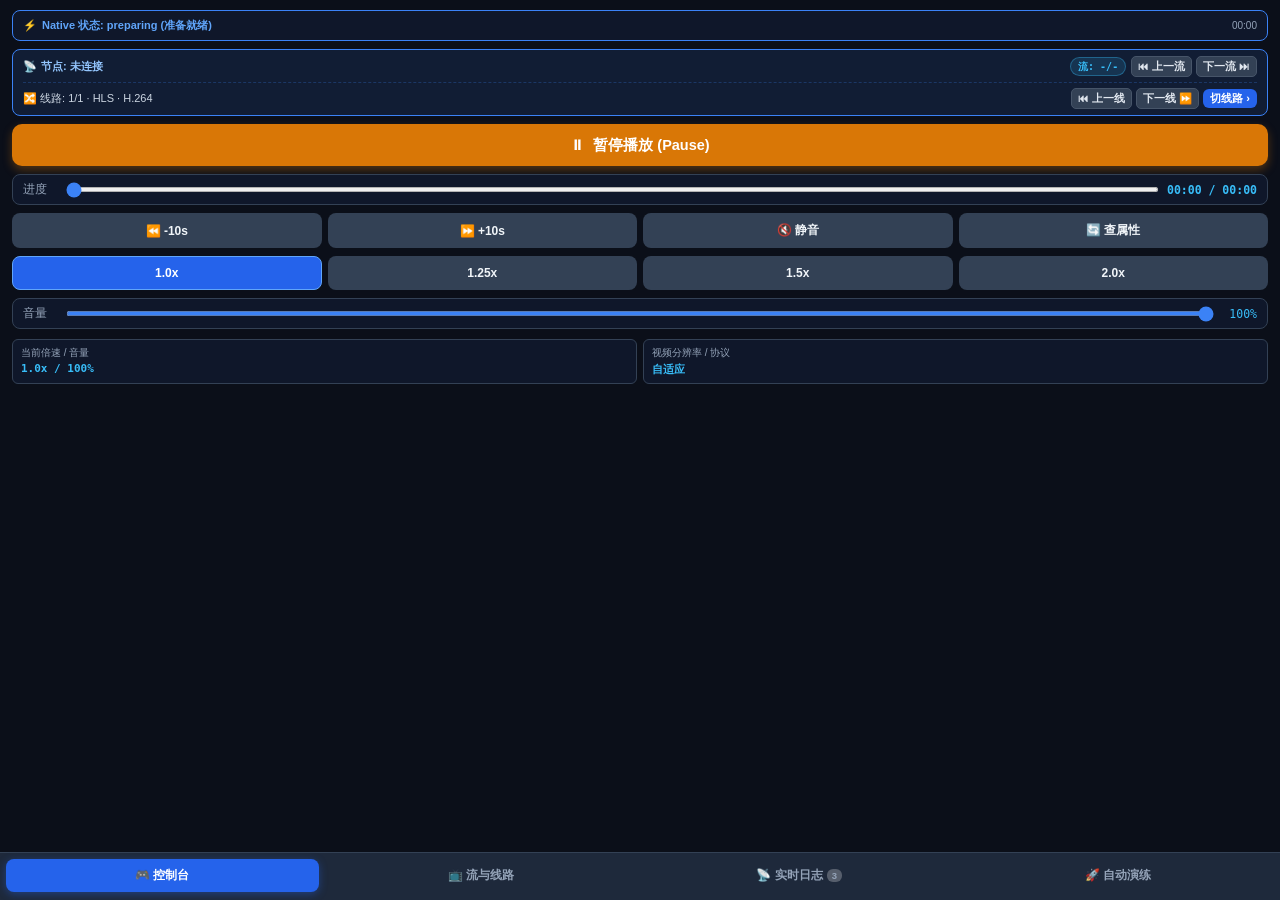
<file: Examples/MediaPlayerKitDemo/Resources/HybridPlayer/index.html>
<!DOCTYPE html>
<html lang="zh-CN">
<head>
    <meta charset="UTF-8">
    <meta name="viewport" content="width=device-width, initial-scale=1.0, maximum-scale=1.0, user-scalable=no">
    <title>IH5Player 节点混合控制台</title>
    <link rel="stylesheet" href="styles.css">
</head>
<body>

    <!-- Toast 浮窗 -->
    <div class="toast" id="toastBox">已复制到剪贴板</div>

    <!-- 1. 内容区域容器 (置于上方，垂直方向最大化展开) -->
    <div class="tab-content-container">

        <!-- ================= TAB 1: 核心控制台 ================= -->
        <div class="tab-pane active" id="tabControls">
            
            <!-- 实时事件吸顶迷你横幅 -->
            <div class="mini-event-banner">
                <div class="mini-event-text">
                    <span>⚡️</span><span id="miniEventStatus">Native 状态: preparing (准备就绪)</span>
                </div>
                <span style="font-size: 10px; color: #94A3B8;" id="miniEventTime">00:00</span>
            </div>

            <!-- 节点、推流与当前线路快捷条 (展示总流数、流序号、地址数、地址序号及上下切换) -->
            <div class="node-chip">
                <div class="node-chip-row1">
                    <span class="node-name">📡 <span id="ctrlNodeName">节点: 未连接</span></span>
                    <div style="display: flex; align-items: center; gap: 5px;">
                        <span class="metric-pill" id="ctrlStreamMetric">流: -/-</span>
                        <div class="nav-btn-group">
                            <button class="nav-mini-btn" id="ctrlPrevStreamBtn" onclick="switchPrevStream()" title="上一路流">⏮ 上一流</button>
                            <button class="nav-mini-btn" id="ctrlNextStreamBtn" onclick="switchNextStream()" title="下一路流">下一流 ⏭</button>
                        </div>
                    </div>
                </div>
                <div class="node-chip-row2">
                    <span style="color: #CBD5E1;" id="ctrlLineInfoText">🔀 线路: 1/1 · HLS · H.264</span>
                    <div class="nav-btn-group">
                        <button class="nav-mini-btn" id="ctrlPrevLineBtn" onclick="switchPrevSubSource()" title="上一线路">⏮ 上一线</button>
                        <button class="nav-mini-btn" id="ctrlNextLineBtn" onclick="switchNextSubSource()" title="下一线路">下一线 ⏩</button>
                        <button class="btn btn-sm" style="background:#2563EB; color:#FFF; padding: 2px 7px;" onclick="switchTab('tabSources')">切线路 ›</button>
                    </div>
                </div>
            </div>

            <!-- 主播放/暂停大按钮 -->
            <button class="main-play-btn playing" id="mainPlayBtn" onclick="togglePlayPause()">
                <span id="mainPlayIcon">⏸</span><span id="mainPlayText">暂停播放 (Pause)</span>
            </button>

            <!-- 进度调节 -->
            <div class="slider-box">
                <div class="slider-row">
                    <span style="min-width: 35px; color: #94A3B8;">进度</span>
                    <input type="range" id="seekSlider" min="0" max="100" value="0" onchange="onSeekChange(this.value)">
                    <span id="timeText" style="min-width: 90px; text-align: right; font-family: monospace; font-weight: 700; color: #38BDF8;">00:00 / 00:00</span>
                </div>
            </div>

            <!-- 快退/快进/静音/刷新 -->
            <div class="btn-grid-4">
                <button class="btn" onclick="seekRelative(-10)">⏪ -10s</button>
                <button class="btn" onclick="seekRelative(10)">⏩ +10s</button>
                <button class="btn" id="muteBtn" onclick="toggleMute()">🔇 静音</button>
                <button class="btn" onclick="refreshProperties()">🔄 查属性</button>
            </div>

            <!-- 倍速快速切换 -->
            <div class="btn-grid-4">
                <button class="btn speed-btn active" id="spd10" onclick="setSpeed(1.0)">1.0x</button>
                <button class="btn speed-btn" id="spd125" onclick="setSpeed(1.25)">1.25x</button>
                <button class="btn speed-btn" id="spd15" onclick="setSpeed(1.5)">1.5x</button>
                <button class="btn speed-btn" id="spd20" onclick="setSpeed(2.0)">2.0x</button>
            </div>

            <!-- 音量滑块 -->
            <div class="slider-box">
                <div class="slider-row">
                    <span style="min-width: 35px; color: #94A3B8;">音量</span>
                    <input type="range" id="volumeSlider" min="0" max="100" value="100" oninput="onVolumeChange(this.value)">
                    <span id="volumeText" style="min-width: 35px; text-align: right; font-family: monospace; color: #38BDF8;">100%</span>
                </div>
            </div>

            <!-- 属性概览指标 -->
            <div class="stat-grid">
                <div class="stat-box">
                    <div class="stat-label">当前倍速 / 音量</div>
                    <div class="stat-val" id="statSpeedVol">1.0x / 100%</div>
                </div>
                <div class="stat-box">
                    <div class="stat-label">视频分辨率 / 协议</div>
                    <div class="stat-val" id="statResolution">自适应</div>
                </div>
            </div>
        </div>

        <!-- ================= TAB 2: 流与线路 (当前流置顶 + 上下流/上下线切换 + 详细指标 + 独立选流抽屉) ================= -->
        <div class="tab-pane" id="tabSources">
            
            <!-- 节点与总流数头部 -->
            <div style="display: flex; align-items: center; justify-content: space-between; margin-bottom: 8px; flex-shrink: 0;">
                <div style="font-size: 11.5px; color: #94A3B8;">
                    当前节点: <b style="color: #60A5FA;" id="sourcesNodeRemark">默认节点</b> (<span id="sourcesNodeDomain">-</span>)
                </div>
                <div style="display: flex; align-items: center; gap: 6px;">
                    <span class="metric-pill" id="sourcesTotalStreamsBadge">共 0 路推流</span>
                    <button class="btn btn-sm" onclick="refreshNodeStreams()">🔄 刷新节点</button>
                </div>
            </div>

            <!-- 1. 当前流摘要置顶卡片 -->
            <div class="current-stream-hero" id="currentStreamHero">
                <div class="hero-top-row">
                    <div style="display: flex; align-items: center; gap: 6px;">
                        <span class="hero-title-label">📡 当前在线推流</span>
                        <span class="hero-index-badge" id="heroStreamIndexBadge">第 1 / 1 路</span>
                    </div>
                    <div class="nav-btn-group">
                        <button class="hero-nav-btn" id="heroPrevStreamBtn" onclick="switchPrevStream()" title="上一路流">⏮ 上一路</button>
                        <button class="hero-nav-btn" id="heroNextStreamBtn" onclick="switchNextStream()" title="下一路流">下一路 ⏭</button>
                        <button class="hero-switch-btn" onclick="openStreamDrawer()">更换流 ›</button>
                    </div>
                </div>
                <div class="hero-stream-id" id="heroStreamId">暂无活跃流</div>
                <div class="hero-tags-row" id="heroTagsRow">
                    <span class="hero-tag live">在线直播</span>
                    <span class="hero-tag metric" id="heroStreamCountTag">流序号: 0 / 0</span>
                    <span class="hero-tag metric" id="heroLineCountTag">线路: 0 / 0 (共0条)</span>
                    <span class="hero-tag" id="heroResTag">自适应</span>
                    <span class="hero-tag" id="heroFpsTag">V:--/A:--</span>
                    <span class="hero-tag" id="heroBitrateTag">-- Kbps</span>
                </div>
            </div>

            <!-- 2. 播放线路列表头部工具栏 (支持上一线路/下一线路切换) -->
            <div class="lines-header-bar">
                <div class="lines-title">
                    <span>🔀 播放线路</span>
                    <span class="lines-count-info" id="linesCountInfo">(当前第 0 / 0 条 · 共 0 条)</span>
                </div>
                <div class="nav-btn-group">
                    <button class="next-line-btn" id="sourcesPrevLineBtn" onclick="switchPrevSubSource()" title="上一条线路">
                        <span>⏮ 上一条</span>
                    </button>
                    <button class="next-line-btn" id="sourcesNextLineBtn" onclick="switchNextSubSource()" title="下一条线路">
                        <span>下一条 ⏩</span>
                    </button>
                </div>
            </div>

            <!-- 3. 播放线路列表容器 (紧凑展示，完整 URL 折叠) -->
            <div class="lines-list-box" id="subSourcesListContainer">
                <div class="state-hint">⏳ 正在获取该流的可用播放线路...</div>
            </div>

        </div>

        <!-- ================= TAB 3: 实时事件流日志 ================= -->
        <div class="tab-pane" id="tabLogs">
            <div style="display: flex; align-items: center; justify-content: space-between; margin-bottom: 8px; flex-shrink: 0;">
                <span style="font-size: 12px; color: #94A3B8;">实时记录 VZH5EventListener 广播事件：</span>
                <button class="btn btn-sm" onclick="clearLogs()">清空日志</button>
            </div>
            <div class="log-box" id="logBox">
                <div class="log-item"><span class="log-time">[Init]</span><span class="log-cmd">🚀 JSBridge 准备就绪，已建立事件与属性双向管道...</span></div>
            </div>
        </div>

        <!-- ================= TAB 4: 演练与指南 ================= -->
        <div class="tab-pane" id="tabGuide">
            <div class="guide-box">
                <div style="font-size: 13.5px; font-weight: 700; color: #60A5FA; margin-bottom: 6px;">💡 混合架构与多线路调度</div>
                <div style="font-size: 12px; color: #CBD5E1; line-height: 1.55; margin-bottom: 10px;">
                    上方视频由 <b>iOS SDK</b> 渲染，实际内核显示在视频区域；<br>
                    下方由 <b>WKWebView</b> 承载 H5 控制台。通过 <code>StreamAPIService</code> 动态拉取当前节点的在线流与真实播放地址，支持 <b>多协议 (HLS/FLV)</b>、<b>多编码 (H.264/H.265)</b> 毫秒级无缝切线与容错轮询。
                </div>
                <div style="font-size: 12.5px; font-weight: 700; color: #FBBF24; margin-bottom: 4px;">🚀 懒人体验：一键自动全流程演练</div>
                <div style="font-size: 11.5px; color: #94A3B8; margin-bottom: 8px;">
                    点击下方按钮，将全自动按顺序执行：起播首选流 ➔ Seek 5s ➔ 1.5x 倍速 ➔ 静音测试 ➔ 多线路切换 ➔ 恢复 1.0x。
                </div>
                <button class="auto-btn" onclick="runAutoDemonstration()">
                    <span id="autoBtnText">立即开始「一键全功能自动化演练」</span>
                </button>
            </div>
        </div>

        <!-- ================= 独立更换流选择抽屉 (限制在下方 H5 内，不遮视频) ================= -->
        <div class="stream-drawer-overlay" id="streamDrawerOverlay" onclick="closeStreamDrawer(event)">
            <div class="stream-drawer-content" onclick="event.stopPropagation()">
                <div class="drawer-header">
                    <div class="drawer-title">
                        <span>📡 选择在线推流</span>
                        <span style="font-size: 11px; color: #94A3B8; font-weight: normal;">(<span id="drawerStreamCount">0</span> 条可用)</span>
                    </div>
                    <button class="drawer-close-btn" onclick="closeStreamDrawer()">✕</button>
                </div>
                <div class="drawer-search-box">
                    <input type="text" class="drawer-search-input" id="streamSearchInput" placeholder="🔍 搜索 streamId 或分辨率..." oninput="onStreamSearch(this.value)">
                </div>
                <div class="drawer-stream-list" id="drawerStreamList">
                    <div class="state-hint">正在加载节点推流列表...</div>
                </div>
            </div>
        </div>

    </div>

    <!-- 2. 最下方 Tab 导航栏 (贴合大拇指操作区，单手轻松切换) -->
    <div class="tab-bar">
        <button class="tab-btn active" onclick="switchTab('tabControls')">🎮 控制台</button>
        <button class="tab-btn" onclick="switchTab('tabSources')">📺 流与线路</button>
        <button class="tab-btn" onclick="switchTab('tabLogs')">📡 实时日志<span class="tab-badge" id="logCountBadge">0</span></button>
        <button class="tab-btn" onclick="switchTab('tabGuide')">🚀 自动演练</button>
    </div>

    <script src="player.js"></script>
</body>
</html>
</file>
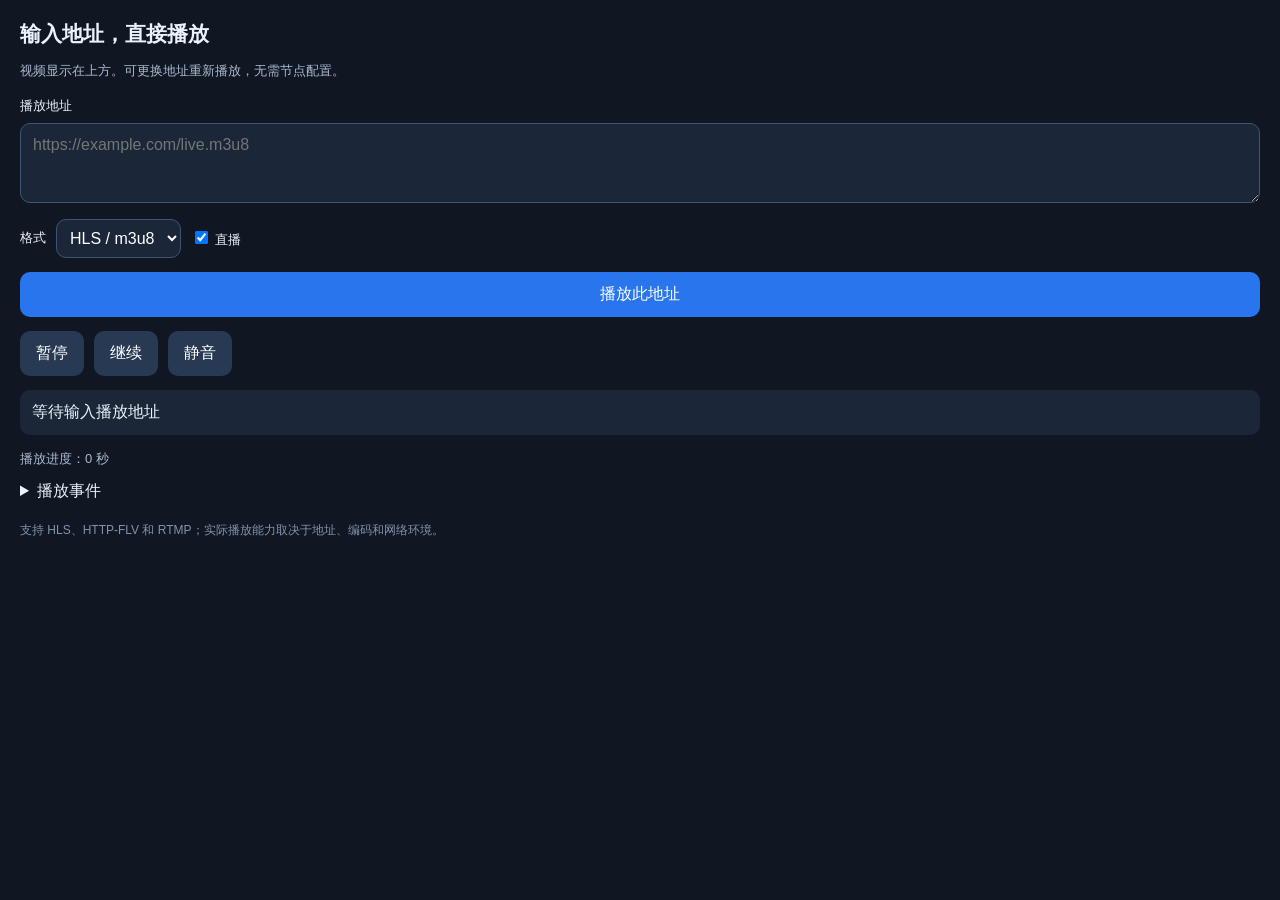
<file: Examples/MediaPlayerKitDemo/Resources/URLHybridPlayer/url-player.html>
<!doctype html>
<html lang="zh-CN">
<head>
<meta charset="utf-8">
<meta name="viewport" content="width=device-width,initial-scale=1,viewport-fit=cover">
<title>H5 地址播放</title>
<style>
:root{color-scheme:light dark;font-family:-apple-system,BlinkMacSystemFont,sans-serif}*{box-sizing:border-box}body{margin:0;padding:20px;background:#101722;color:#ecf2fc}h1{font-size:21px;margin:0 0 8px}p{font-size:13px;color:#aab9cf;line-height:1.5}label{font-size:13px;display:block;margin:16px 0 8px}textarea,select,button{font:inherit;border-radius:10px}textarea{width:100%;padding:12px;background:#1b2739;color:#fff;border:1px solid #405370;font-size:16px;resize:vertical}select{padding:9px;background:#1b2739;color:#fff;border:1px solid #405370}.row{display:flex;gap:10px;align-items:center;flex-wrap:wrap}.row label{margin:0}button{border:0;padding:12px 16px;background:#273953;color:#fff;cursor:pointer;min-height:44px}button.primary{background:#2875ed;width:100%;margin:14px 0}button:disabled{opacity:.5}#status{margin:14px 0;padding:12px;border-radius:10px;background:#1b2739}#error{color:#ffaba5;white-space:pre-wrap}#logs{font:12px ui-monospace,monospace;white-space:pre-wrap;overflow-wrap:anywhere;max-height:160px;overflow:auto;color:#aab9cf}footer{font-size:12px;color:#8293ad;margin-top:20px}
</style>
</head>
<body>
<h1>输入地址，直接播放</h1>
<p>视频显示在上方。可更换地址重新播放，无需节点配置。</p>
<form id="form">
<label for="url">播放地址</label>
<textarea id="url" rows="3" placeholder="https://example.com/live.m3u8" autocapitalize="off" autocorrect="off" spellcheck="false" required></textarea>
<div class="row" style="margin-top:12px">
<label for="type">格式</label><select id="type"><option value="hls">HLS / m3u8</option><option value="flv">HTTP-FLV</option><option value="rtmp">RTMP</option></select>
<label><input id="live" type="checkbox" checked> 直播</label>
</div>
<button id="submit" class="primary" type="submit">播放此地址</button>
</form>
<div class="row"><button id="pause" type="button">暂停</button><button id="resume" type="button">继续</button><button id="mute" type="button">静音</button></div>
<div id="status" role="status">等待输入播放地址</div>
<div id="error" role="alert"></div>
<p id="time">播放进度：0 秒</p>
<details><summary>播放事件</summary><div id="logs"></div></details>
<footer>支持 HLS、HTTP-FLV 和 RTMP；实际播放能力取决于地址、编码和网络环境。</footer>
<script>
const $ = id => document.getElementById(id);
const bridge = window.vzPlayerBridge;
let muted = false;
const entries = [];
function record(text) { entries.unshift(new Date().toLocaleTimeString() + ' ' + text); entries.length = Math.min(entries.length, 40); $('logs').textContent = entries.join('\n'); }
async function command(method, params = {}) {
    $('error').textContent = '';
    if (!bridge || typeof bridge.request !== 'function') throw new Error('播放器桥接尚未就绪，请重新打开页面');
    return bridge.request(method, params);
}
function showError(error) { $('error').textContent = error.message; record(error.message); }
if (bridge) {
    bridge.onEvent = (event, detail) => {
        if (event === 'statechange' && detail?.state === 'error') {
            $('status').textContent = detail.pendingSource ? '当前播放已出错，新源待加载' : '播放失败';
            record(event + ': ' + detail.state);
            return;
        }
        const names = {play:'正在准备',playing:'播放中',pause:'已暂停',waiting:'缓冲中',ended:'播放结束',recovering:'正在尝试恢复',PlayerWARN:'播放失败，请检查地址或更换播放源',canplaythrough:'已就绪'};
        $('status').textContent = names[event] || event;
        if (event === 'PlayerWARN') $('error').textContent = '播放器已无法继续恢复，请检查播放地址、格式和网络。';
        record(event);
    };
    bridge.onTimeUpdate = seconds => { $('time').textContent = `播放进度：${seconds} 秒`; };
    bridge.onError = (code, message) => showError(new Error(`${code}: ${message}`));
    if (typeof bridge.ready === 'function') {
        bridge.ready().then(state => {
            if (!state) return;
            const states = {idle:'等待播放',preparing:'正在准备',readyToPlay:'已就绪',playing:'播放中',paused:'已暂停',buffering:'缓冲中',completed:'播放结束',error:'播放失败',stopped:'已停止',recovering:'正在尝试恢复'};
            if (states[state.state]) $('status').textContent = states[state.state];
            if (state.pendingSource && state.state === 'idle') $('status').textContent = '新源待加载';
            bridge.onTimeUpdate(state.currentTime || 0);
            muted = state.muted === true;
            $('mute').textContent = muted ? '取消静音' : '静音';
        }).catch(showError);
    }
}
$('form').addEventListener('submit', async event => {
    event.preventDefault();
    const address = $('url').value.trim();
    $('submit').disabled = true;
    try {
        const result = await command('loadURL', {url:address, type:$('type').value, isLive:$('live').checked});
        $('url').blur();
        $('time').textContent = '播放进度：0 秒';
        if (typeof result?.muted === 'boolean') muted = result.muted;
        $('mute').textContent = muted ? '取消静音' : '静音';
        record('播放地址已受理');
    } catch (error) { showError(error); }
    finally { $('submit').disabled = false; }
});
$('pause').onclick = () => command('pause').catch(showError);
$('resume').onclick = () => command('resume').catch(showError);
$('mute').onclick = async () => {
    $('mute').disabled = true;
    try { await command('setMuted', {muted:!muted}); muted = !muted; $('mute').textContent = muted ? '取消静音' : '静音'; }
    catch (error) { showError(error); }
    finally { $('mute').disabled = false; }
};
</script>
</body>
</html>
</file>
<file: Examples/MediaPlayerKitDemo/Resources/HybridPlayer/styles.css>
* { 
    box-sizing: border-box; 
    margin: 0; 
    padding: 0; 
    font-family: -apple-system, BlinkMacSystemFont, "PingFang SC", "Helvetica Neue", Arial, sans-serif; 
    -webkit-tap-highlight-color: transparent; 
}

html, body { 
    height: 100%; 
    width: 100%; 
    background-color: #0B0F19; 
    color: #F8FAFC; 
    font-size: 13px; 
    overflow: hidden; 
    display: flex; 
    flex-direction: column; 
    position: relative; 
}

/* 1. 主内容区域容器 (置于上方，自适应占满所有可用空间) */
.tab-content-container { 
    flex: 1; 
    min-height: 0; 
    overflow-y: auto; 
    -webkit-overflow-scrolling: touch; 
    padding: 10px 12px; 
    position: relative; 
}

.tab-pane { 
    display: none; 
    height: 100%; 
}

.tab-pane.active { 
    display: flex; 
    flex-direction: column; 
    animation: fadeIn 0.15s ease-in-out; 
}

@keyframes fadeIn { 
    from { opacity: 0; transform: translateY(3px); } 
    to { opacity: 1; transform: translateY(0); } 
}

/* 2. 底部 Tab 导航栏 (贴近大拇指操作区，单手轻松切换) */
.tab-bar { 
    display: flex; 
    background: #1E293B; 
    border-top: 1px solid #334155; 
    padding: 6px 6px 8px 6px; 
    gap: 6px; 
    flex-shrink: 0; 
    z-index: 10; 
}

.tab-btn { 
    flex: 1; 
    padding: 8px 2px; 
    text-align: center; 
    font-size: 12px; 
    font-weight: 600; 
    color: #94A3B8; 
    background: transparent; 
    border: none; 
    border-radius: 8px; 
    cursor: pointer; 
    transition: all 0.2s; 
    display: flex; 
    align-items: center; 
    justify-content: center; 
    gap: 4px; 
}

.tab-btn.active { 
    background: #2563EB; 
    color: #FFFFFF; 
    font-weight: 700; 
    box-shadow: 0 2px 8px rgba(37, 99, 235, 0.4); 
}

.tab-badge { 
    font-size: 9.5px; 
    background: rgba(255, 255, 255, 0.25); 
    padding: 1px 5px; 
    border-radius: 6px; 
}

/* 通用卡片 */
.card { 
    background: #1E293B; 
    border-radius: 10px; 
    padding: 10px; 
    margin-bottom: 8px; 
    border: 1px solid #334155; 
}

/* 迷你实时事件横幅 */
.mini-event-banner { 
    background: #0F172A; 
    border: 1px solid #3B82F6; 
    border-radius: 8px; 
    padding: 7px 10px; 
    margin-bottom: 8px; 
    display: flex; 
    align-items: center; 
    justify-content: space-between; 
    font-size: 11px; 
    flex-shrink: 0; 
}

.mini-event-text { 
    color: #60A5FA; 
    font-weight: 600; 
    display: flex; 
    align-items: center; 
    gap: 5px; 
    overflow: hidden; 
    text-overflow: ellipsis; 
    white-space: nowrap; 
}

/* 节点与流状态指示条 */
.node-chip { 
    background: rgba(59, 130, 246, 0.12); 
    border: 1px solid #3B82F6; 
    border-radius: 8px; 
    padding: 6px 10px; 
    margin-bottom: 8px; 
    font-size: 11px; 
}

.node-chip-row1 { 
    display: flex; 
    align-items: center; 
    justify-content: space-between; 
    margin-bottom: 5px; 
}

.node-name { 
    color: #93C5FD; 
    font-weight: 700; 
    display: flex; 
    align-items: center; 
    gap: 4px; 
}

.node-chip-row2 { 
    display: flex; 
    align-items: center; 
    justify-content: space-between; 
    padding-top: 5px; 
    border-top: 1px dashed rgba(59, 130, 246, 0.25); 
    font-size: 11px; 
}

/* 指标药丸徽章 */
.metric-pill { 
    font-size: 10px; 
    font-weight: 700; 
    color: #38BDF8; 
    background: rgba(56, 189, 248, 0.15); 
    border: 1px solid rgba(56, 189, 248, 0.35); 
    border-radius: 12px; 
    padding: 1.5px 7px; 
    font-family: ui-monospace, SFMono-Regular, monospace; 
    display: inline-flex; 
    align-items: center; 
    white-space: nowrap; 
}

/* 快捷导航按钮组 */
.nav-btn-group { 
    display: inline-flex; 
    align-items: center; 
    gap: 4px; 
}

/* 迷你导航按钮 */
.nav-mini-btn { 
    background: #334155; 
    color: #E2E8F0; 
    border: 1px solid #475569; 
    border-radius: 5px; 
    padding: 2.5px 6px; 
    font-size: 10.5px; 
    font-weight: 600; 
    cursor: pointer; 
    transition: all 0.15s; 
    white-space: nowrap; 
    display: inline-flex; 
    align-items: center; 
    gap: 2px; 
}

.nav-mini-btn:hover { 
    background: #475569; 
    color: #FFF; 
}

.nav-mini-btn:active { 
    transform: scale(0.95); 
    background: #2563EB; 
    border-color: #3B82F6; 
}

.nav-mini-btn:disabled { 
    opacity: 0.35; 
    cursor: not-allowed; 
    pointer-events: none; 
}

/* 主播放大按钮 */
.main-play-btn { 
    width: 100%; 
    height: 42px; 
    border-radius: 10px; 
    border: none; 
    font-size: 14.5px; 
    font-weight: 700; 
    color: #FFFFFF; 
    background: #2563EB; 
    display: flex; 
    align-items: center; 
    justify-content: center; 
    gap: 8px; 
    cursor: pointer; 
    margin-bottom: 8px; 
    flex-shrink: 0; 
    transition: all 0.15s; 
    box-shadow: 0 4px 10px rgba(37, 99, 235, 0.35); 
}

.main-play-btn.playing { 
    background: #D97706; 
    box-shadow: 0 4px 10px rgba(217, 119, 6, 0.35); 
}

.main-play-btn:active { 
    transform: scale(0.98); 
}

/* 快捷按钮网格 */
.btn-grid-4 { 
    display: grid; 
    grid-template-columns: repeat(4, 1fr); 
    gap: 6px; 
    margin-bottom: 8px; 
    flex-shrink: 0; 
}

.btn { 
    background: #334155; 
    color: #F1F5F9; 
    border: none; 
    border-radius: 8px; 
    padding: 9px 4px; 
    font-size: 12px; 
    font-weight: 600; 
    cursor: pointer; 
    text-align: center; 
    transition: all 0.15s; 
    display: flex; 
    align-items: center; 
    justify-content: center; 
    gap: 4px; 
}

.btn:active { 
    background: #2563EB; 
    color: #FFF; 
    transform: scale(0.96); 
}

.btn.active { 
    background: #2563EB; 
    color: #FFF; 
    border: 1px solid #60A5FA; 
    font-weight: 700; 
}

.btn-sm { 
    padding: 4px 8px; 
    font-size: 11px; 
    border-radius: 6px; 
}

/* 滑块控制器 */
.slider-box { 
    background: #0F172A; 
    border-radius: 8px; 
    padding: 7px 10px; 
    margin-bottom: 8px; 
    border: 1px solid #334155; 
    flex-shrink: 0; 
}

.slider-row { 
    display: flex; 
    align-items: center; 
    justify-content: space-between; 
    gap: 8px; 
    font-size: 11.5px; 
}

.slider-row input[type=range] { 
    flex: 1; 
    accent-color: #3B82F6; 
    height: 5px; 
    border-radius: 3px; 
}

/* 属性指标网格 */
.stat-grid { 
    display: grid; 
    grid-template-columns: repeat(2, 1fr); 
    gap: 6px; 
    font-size: 11px; 
    margin-top: 2px; 
    flex-shrink: 0; 
}

.stat-box { 
    background: #0F172A; 
    padding: 6px 8px; 
    border-radius: 6px; 
    border: 1px solid #334155; 
}

.stat-label { 
    color: #94A3B8; 
    font-size: 10px; 
    margin-bottom: 2px; 
}

.stat-val { 
    font-family: ui-monospace, SFMono-Regular, monospace; 
    font-weight: 700; 
    color: #38BDF8; 
    overflow: hidden; 
    text-overflow: ellipsis; 
    white-space: nowrap; 
}

/* ================= TAB 2: 流与线路专属样式 ================= */

/* 当前流摘要大卡片 */
.current-stream-hero { 
    background: linear-gradient(135deg, #1E293B, #0F172A); 
    border: 1.5px solid #3B82F6; 
    border-radius: 10px; 
    padding: 11px 12px; 
    margin-bottom: 10px; 
    flex-shrink: 0; 
    box-shadow: 0 3px 10px rgba(0, 0, 0, 0.25); 
}

.hero-top-row { 
    display: flex; 
    align-items: center; 
    justify-content: space-between; 
    margin-bottom: 6px; 
    gap: 6px; 
}

.hero-title-label { 
    font-size: 10.5px; 
    font-weight: 700; 
    color: #93C5FD; 
    text-transform: uppercase; 
    letter-spacing: 0.5px; 
}

.hero-index-badge { 
    font-size: 10.5px; 
    font-weight: 700; 
    color: #FBBF24; 
    background: rgba(245, 158, 11, 0.18); 
    border: 1px solid rgba(245, 158, 11, 0.35); 
    border-radius: 4px; 
    padding: 1px 6px; 
    font-family: ui-monospace, SFMono-Regular, monospace; 
}

.hero-nav-btn { 
    background: rgba(30, 41, 59, 0.85); 
    color: #93C5FD; 
    border: 1px solid #3B82F6; 
    border-radius: 6px; 
    padding: 4px 8px; 
    font-size: 11px; 
    font-weight: 600; 
    cursor: pointer; 
    transition: all 0.15s; 
    display: inline-flex; 
    align-items: center; 
    gap: 3px; 
}

.hero-nav-btn:hover { 
    background: #2563EB; 
    color: #FFF; 
}

.hero-nav-btn:active { 
    transform: scale(0.95); 
}

.hero-nav-btn:disabled { 
    opacity: 0.35; 
    cursor: not-allowed; 
    pointer-events: none; 
}

.hero-switch-btn { 
    background: #2563EB; 
    color: #FFF; 
    border: none; 
    border-radius: 6px; 
    padding: 5px 9px; 
    font-size: 11px; 
    font-weight: 700; 
    cursor: pointer; 
    display: flex; 
    align-items: center; 
    gap: 4px; 
    transition: all 0.15s; 
    box-shadow: 0 2px 6px rgba(37, 99, 235, 0.35); 
}

.hero-switch-btn:active { 
    transform: scale(0.96); 
    background: #1D4ED8; 
}

.hero-stream-id { 
    font-family: ui-monospace, SFMono-Regular, monospace; 
    font-size: 13px; 
    font-weight: 700; 
    color: #FFFFFF; 
    word-break: break-all; 
    margin-bottom: 6px; 
}

.hero-tags-row { 
    display: flex; 
    align-items: center; 
    flex-wrap: wrap; 
    gap: 5px; 
    font-size: 10.5px; 
}

.hero-tag { 
    background: rgba(59, 130, 246, 0.18); 
    color: #93C5FD; 
    padding: 2px 6px; 
    border-radius: 4px; 
    border: 1px solid rgba(59, 130, 246, 0.3); 
    font-weight: 600; 
}

.hero-tag.live { 
    background: rgba(16, 185, 129, 0.2); 
    color: #34D399; 
    border-color: rgba(16, 185, 129, 0.4); 
}

.hero-tag.metric { 
    background: rgba(168, 85, 247, 0.18); 
    color: #D8B4FE; 
    border-color: rgba(168, 85, 247, 0.35); 
    font-weight: 700; 
}

/* 线路列表头部工具栏 */
.lines-header-bar { 
    display: flex; 
    align-items: center; 
    justify-content: space-between; 
    margin-bottom: 8px; 
    flex-shrink: 0; 
}

.lines-title { 
    font-size: 12px; 
    font-weight: 700; 
    color: #C4B5FD; 
    display: flex; 
    align-items: center; 
    gap: 5px; 
}

.lines-count-info { 
    font-size: 11px; 
    color: #A78BFA; 
    font-weight: 600; 
    font-family: ui-monospace, SFMono-Regular, monospace; 
}

.next-line-btn { 
    background: #4C1D95; 
    color: #E9D5FF; 
    border: 1px solid #7C3AED; 
    border-radius: 6px; 
    padding: 4px 8px; 
    font-size: 11px; 
    font-weight: 700; 
    cursor: pointer; 
    transition: all 0.15s; 
    display: inline-flex; 
    align-items: center; 
    gap: 3px; 
}

.next-line-btn:active { 
    transform: scale(0.96); 
    background: #6D28D9; 
    color: #FFF; 
}

.next-line-btn:disabled { 
    opacity: 0.35; 
    cursor: not-allowed; 
    pointer-events: none; 
}

/* 紧凑型线路卡片列表 */
.lines-list-box { 
    display: flex; 
    flex-direction: column; 
    gap: 8px; 
}

.line-item-card { 
    background: #1E293B; 
    border: 1.5px solid #334155; 
    border-radius: 9px; 
    padding: 9px 11px; 
    transition: all 0.2s; 
}

.line-item-card.active { 
    border-color: #8B5CF6; 
    background: rgba(139, 92, 246, 0.14); 
    box-shadow: 0 0 12px rgba(139, 92, 246, 0.25); 
}

.line-item-card.switching { 
    border-color: #F59E0B; 
    background: rgba(245, 158, 11, 0.12); 
}

.line-main-row { 
    display: flex; 
    align-items: center; 
    justify-content: space-between; 
    gap: 8px; 
}

.line-info-group { 
    display: flex; 
    align-items: center; 
    gap: 6px; 
    flex: 1; 
    min-width: 0; 
}

.line-status-dot { 
    width: 8px; 
    height: 8px; 
    border-radius: 50%; 
    background: #64748B; 
    flex-shrink: 0; 
}

.line-item-card.active .line-status-dot { 
    background: #10B981; 
    box-shadow: 0 0 6px #10B981; 
}

.line-item-card.switching .line-status-dot { 
    background: #F59E0B; 
    animation: pulse 1s infinite alternate; 
}

@keyframes pulse { 
    from { opacity: 0.4; } 
    to { opacity: 1; } 
}

.line-title-text { 
    font-size: 12.5px; 
    font-weight: 700; 
    color: #F1F5F9; 
    white-space: nowrap; 
}

.line-badge { 
    font-size: 9.5px; 
    font-weight: 700; 
    padding: 2px 6px; 
    border-radius: 4px; 
}

.badge-type { 
    background: #334155; 
    color: #F8FAFC; 
}

.badge-codec { 
    background: rgba(139, 92, 246, 0.25); 
    color: #DDD6FE; 
    border: 1px solid rgba(139, 92, 246, 0.35); 
}

.badge-tag { 
    background: rgba(100, 116, 139, 0.2); 
    color: #94A3B8; 
    font-size: 9px; 
}

/* 线路操作按钮 */
.line-action-btn { 
    padding: 4px 10px; 
    border-radius: 6px; 
    font-size: 11px; 
    font-weight: 700; 
    border: none; 
    cursor: pointer; 
    transition: all 0.15s; 
    white-space: nowrap; 
}

.line-action-btn.btn-switch { 
    background: #334155; 
    color: #E2E8F0; 
    border: 1px solid #475569; 
}

.line-action-btn.btn-switch:active { 
    background: #8B5CF6; 
    color: #FFF; 
    transform: scale(0.96); 
}

.line-action-btn.btn-active { 
    background: #8B5CF6; 
    color: #FFFFFF; 
    cursor: default; 
    box-shadow: 0 2px 6px rgba(139, 92, 246, 0.4); 
}

.line-action-btn.btn-switching { 
    background: #D97706; 
    color: #FFFFFF; 
    cursor: wait; 
}

/* 线路第二行 (域名与详情折叠触发器) */
.line-sub-row { 
    display: flex; 
    align-items: center; 
    justify-content: space-between; 
    margin-top: 5px; 
    font-size: 11px; 
    color: #94A3B8; 
}

.line-domain-text { 
    overflow: hidden; 
    text-overflow: ellipsis; 
    white-space: nowrap; 
    font-family: ui-monospace, SFMono-Regular, monospace; 
    color: #CBD5E1; 
}

.line-detail-toggle { 
    background: transparent; 
    border: none; 
    color: #60A5FA; 
    font-size: 11px; 
    font-weight: 600; 
    cursor: pointer; 
    display: flex; 
    align-items: center; 
    gap: 2px; 
    padding: 2px 4px; 
}

.line-detail-toggle:active { 
    opacity: 0.7; 
}

/* 线路折叠详情区 */
.line-detail-box { 
    display: none; 
    margin-top: 7px; 
    padding-top: 7px; 
    border-top: 1px dashed #334155; 
    animation: fadeIn 0.15s ease-in-out; 
}

.line-detail-box.open { 
    display: block; 
}

.line-full-url { 
    background: #020617; 
    border: 1px solid #334155; 
    border-radius: 6px; 
    padding: 6px 8px; 
    font-family: ui-monospace, SFMono-Regular, monospace; 
    font-size: 10px; 
    color: #94A3B8; 
    word-break: break-all; 
    margin-bottom: 6px; 
    user-select: all; 
    -webkit-user-select: all; 
}

.line-copy-btn { 
    background: #334155; 
    color: #E2E8F0; 
    border: 1px solid #475569; 
    border-radius: 6px; 
    padding: 4px 10px; 
    font-size: 10.5px; 
    font-weight: 600; 
    cursor: pointer; 
    display: inline-flex; 
    align-items: center; 
    gap: 4px; 
}

.line-copy-btn:active { 
    background: #2563EB; 
    color: #FFF; 
}

/* ================= 独立更换流选择抽屉 (Drawer / Modal) ================= */
.stream-drawer-overlay { 
    display: none; 
    position: absolute; 
    top: 0; 
    left: 0; 
    right: 0; 
    bottom: 0; 
    background: rgba(0, 0, 0, 0.75); 
    backdrop-filter: blur(4px); 
    -webkit-backdrop-filter: blur(4px); 
    z-index: 50; 
    animation: fadeIn 0.15s ease-in-out; 
}

.stream-drawer-overlay.active { 
    display: flex; 
    flex-direction: column; 
    justify-content: flex-end; 
}

.stream-drawer-content { 
    background: #0F172A; 
    border-top: 2px solid #3B82F6; 
    border-radius: 14px 14px 0 0; 
    padding: 12px; 
    max-height: 88%; 
    display: flex; 
    flex-direction: column; 
    box-shadow: 0 -10px 25px rgba(0, 0, 0, 0.6); 
    animation: slideUp 0.2s ease-out; 
}

@keyframes slideUp { 
    from { transform: translateY(100%); } 
    to { transform: translateY(0); } 
}

.drawer-header { 
    display: flex; 
    align-items: center; 
    justify-content: space-between; 
    margin-bottom: 10px; 
    flex-shrink: 0; 
}

.drawer-title { 
    font-size: 13.5px; 
    font-weight: 700; 
    color: #F1F5F9; 
    display: flex; 
    align-items: center; 
    gap: 6px; 
}

.drawer-close-btn { 
    background: #334155; 
    border: none; 
    color: #94A3B8; 
    font-size: 13px; 
    font-weight: bold; 
    border-radius: 50%; 
    width: 26px; 
    height: 26px; 
    cursor: pointer; 
    display: flex; 
    align-items: center; 
    justify-content: center; 
}

.drawer-close-btn:active { 
    background: #EF4444; 
    color: #FFF; 
}

.drawer-search-box { 
    margin-bottom: 8px; 
    flex-shrink: 0; 
}

.drawer-search-input { 
    width: 100%; 
    background: #1E293B; 
    border: 1px solid #334155; 
    border-radius: 8px; 
    padding: 8px 10px; 
    color: #FFFFFF; 
    font-size: 12px; 
    outline: none; 
}

.drawer-search-input:focus { 
    border-color: #3B82F6; 
}

.drawer-stream-list { 
    flex: 1; 
    overflow-y: auto; 
    -webkit-overflow-scrolling: touch; 
    display: flex; 
    flex-direction: column; 
    gap: 7px; 
    padding-bottom: 10px; 
}

.drawer-stream-card { 
    background: #1E293B; 
    border: 1.5px solid #334155; 
    border-radius: 8px; 
    padding: 9px 11px; 
    cursor: pointer; 
    transition: all 0.15s; 
}

.drawer-stream-card:active { 
    transform: scale(0.98); 
    background: rgba(59, 130, 246, 0.15); 
}

.drawer-stream-card.selected { 
    border-color: #3B82F6; 
    background: rgba(59, 130, 246, 0.2); 
}

.drawer-stream-header { 
    display: flex; 
    align-items: center; 
    justify-content: space-between; 
    margin-bottom: 4px; 
}

.drawer-stream-id { 
    font-family: ui-monospace, SFMono-Regular, monospace; 
    font-size: 12px; 
    font-weight: 700; 
    color: #38BDF8; 
    overflow: hidden; 
    text-overflow: ellipsis; 
    white-space: nowrap; 
    max-width: 210px; 
}

/* 状态占位提示 */
.state-hint { 
    text-align: center; 
    color: #94A3B8; 
    padding: 18px 12px; 
    font-size: 11.5px; 
    background: #0F172A; 
    border-radius: 8px; 
    border: 1px dashed #334155; 
}

/* 日志盒子 */
.log-box { 
    background: #020617; 
    border-radius: 8px; 
    padding: 10px; 
    flex: 1; 
    min-height: 200px; 
    overflow-y: auto; 
    font-family: ui-monospace, SFMono-Regular, monospace; 
    font-size: 11px; 
    border: 1px solid #334155; 
}

.log-item { 
    margin-bottom: 6px; 
    line-height: 1.4; 
    border-bottom: 1px solid rgba(51, 65, 85, 0.3); 
    padding-bottom: 4px; 
}

.log-time { 
    color: #64748B; 
    margin-right: 4px; 
}

.log-event { 
    color: #34D399; 
    font-weight: bold; 
}

.log-error { 
    color: #F87171; 
    font-weight: bold; 
}

.log-cmd { 
    color: #60A5FA; 
    font-weight: 600; 
}

.log-auto { 
    color: #FBBF24; 
    font-weight: bold; 
}

/* 演练指南卡片 */
.guide-box { 
    background: linear-gradient(135deg, #1E293B, #0F172A); 
    border: 1.5px solid #3B82F6; 
    border-radius: 10px; 
    padding: 14px; 
    margin-bottom: 10px; 
}

.auto-btn { 
    width: 100%; 
    background: linear-gradient(90deg, #2563EB, #4F46E5); 
    color: #FFFFFF; 
    border: none; 
    border-radius: 8px; 
    padding: 12px; 
    font-size: 14px; 
    font-weight: 700; 
    cursor: pointer; 
    text-align: center; 
    box-shadow: 0 3px 8px rgba(37, 99, 235, 0.4); 
    margin-top: 10px; 
}

.auto-btn:active { 
    transform: scale(0.98); 
}

/* Toast 提示浮窗 */
.toast { 
    position: fixed; 
    bottom: 65px; 
    left: 50%; 
    transform: translateX(-50%); 
    background: rgba(15, 23, 42, 0.95); 
    border: 1px solid #3B82F6; 
    color: #FFF; 
    padding: 6px 14px; 
    border-radius: 20px; 
    font-size: 11.5px; 
    font-weight: 600; 
    z-index: 100; 
    box-shadow: 0 4px 12px rgba(0, 0, 0, 0.5); 
    opacity: 0; 
    pointer-events: none; 
    transition: opacity 0.2s; 
}

.toast.show { 
    opacity: 1; 
}
</file>
